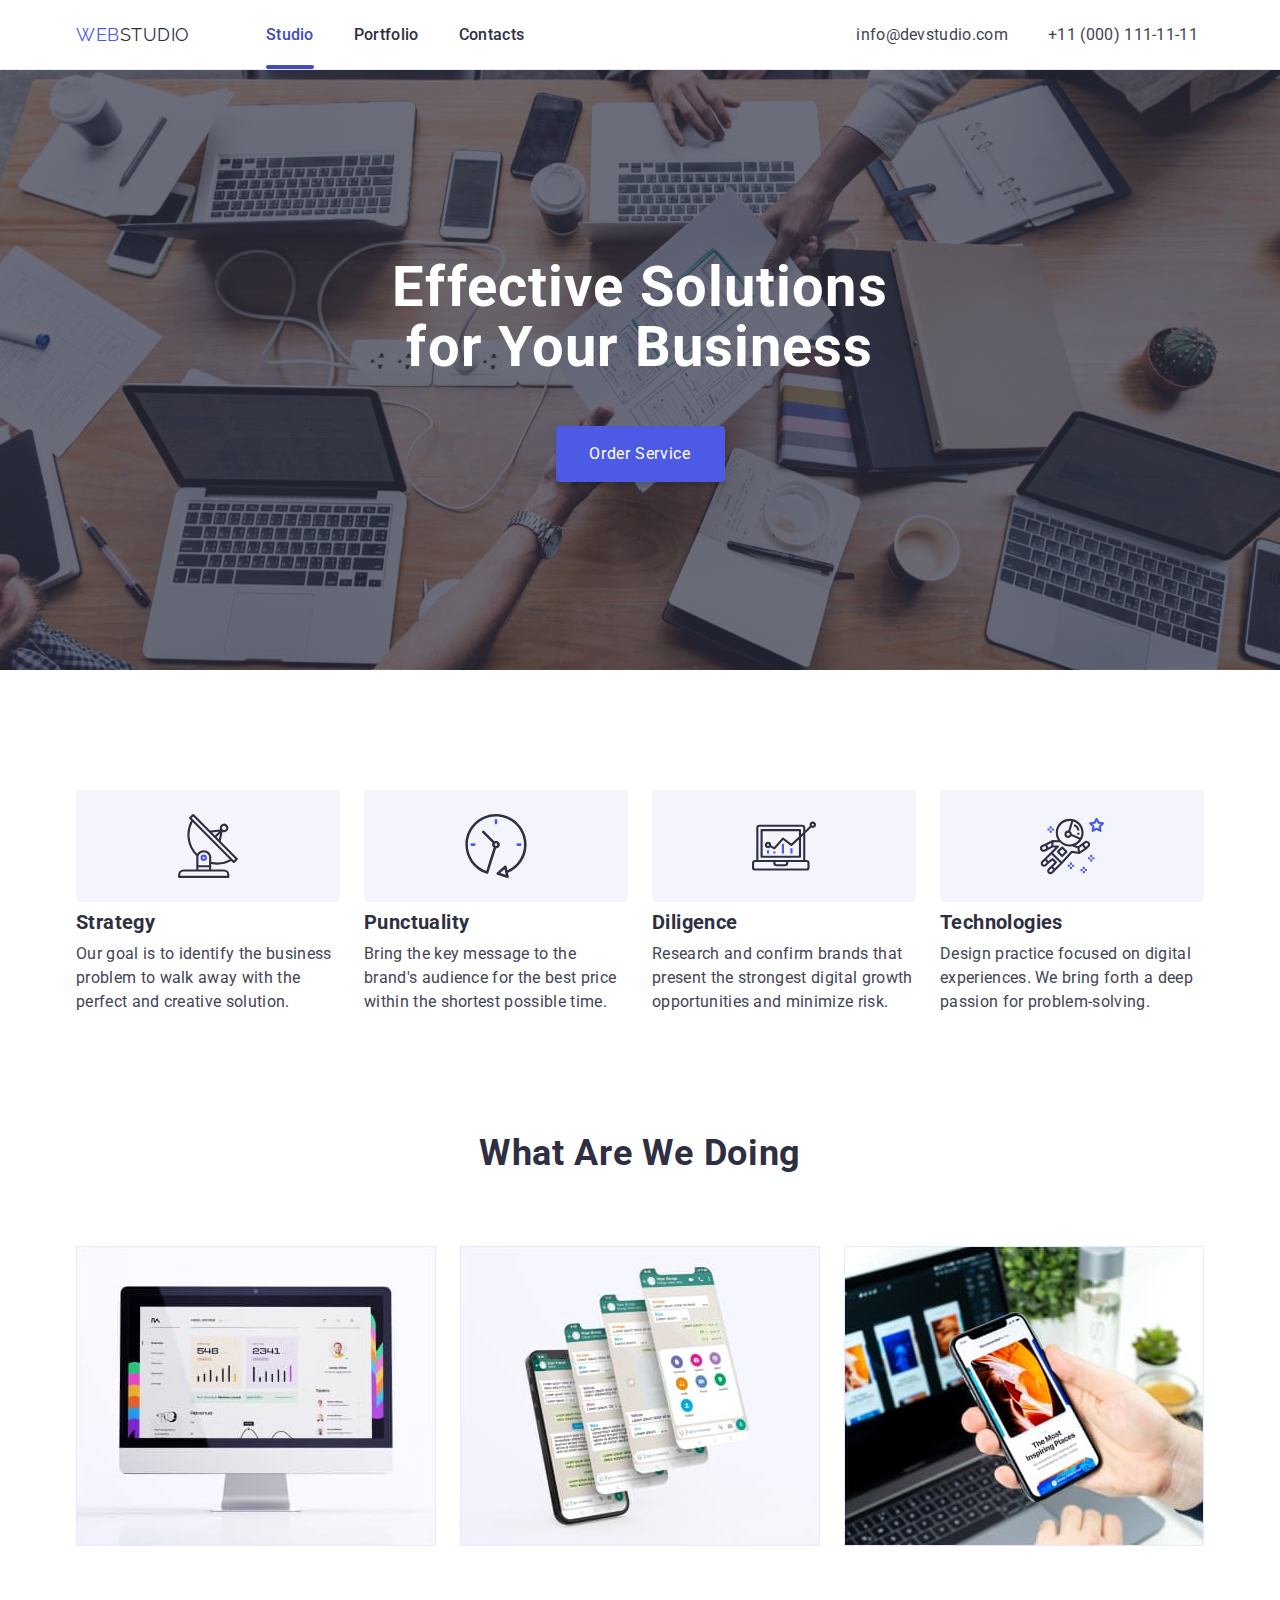
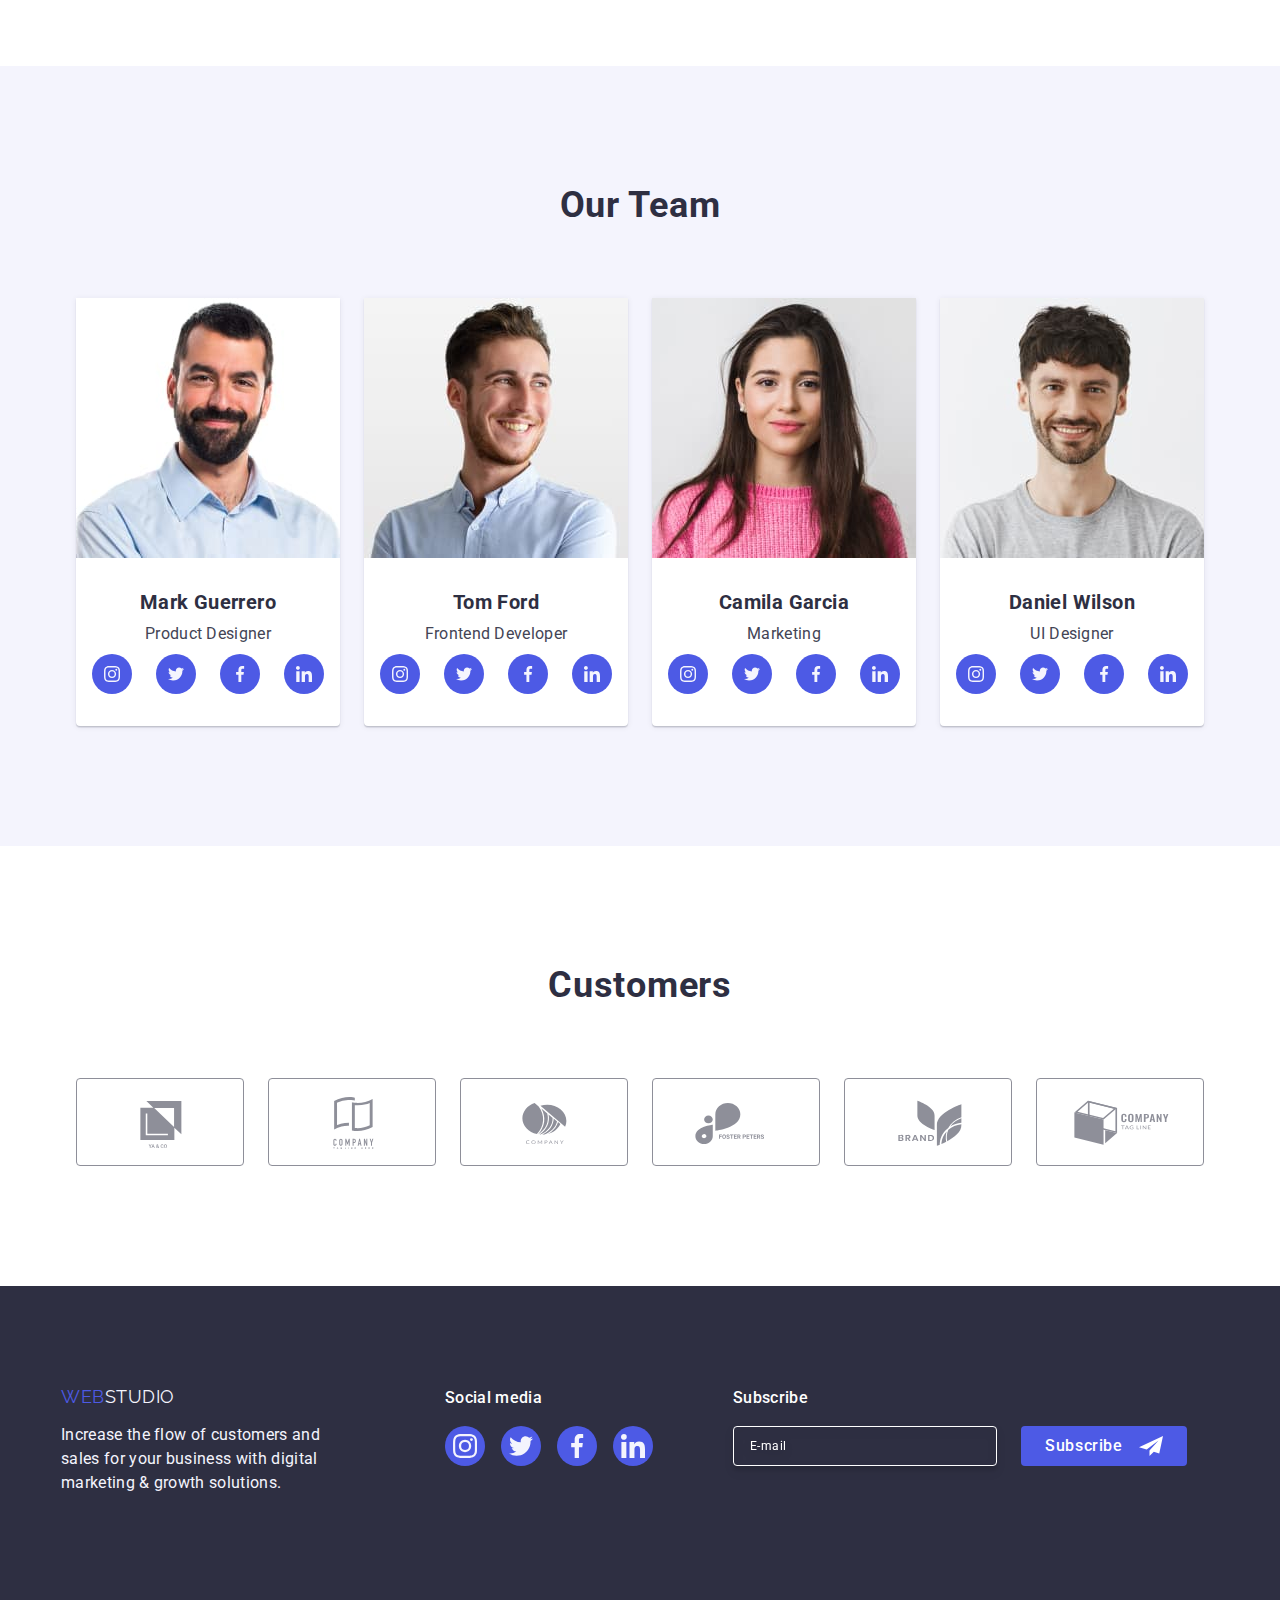
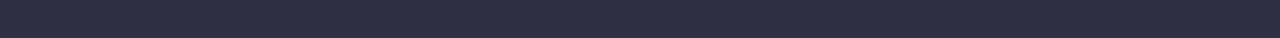
<file: index.html>
<!DOCTYPE html>
<html lang="en">
  <head>
    <meta charset="UTF-8" />
    <meta http-equiv="X-UA-Compatible" content="IE=edge" />
    <meta name="viewport" content="width=device-width, initial-scale=1.0" />
    <title>Web-studio</title>
    <link rel="preconnect" href="https://fonts.googleapis.com" />
    <link rel="preconnect" href="https://fonts.gstatic.com" crossorigin />
    <link
      href="https://fonts.googleapis.com/css2?family=Raleway:wght@800&family=Roboto:wght@400;500;700;900&display=swap"
      rel="stylesheet"
    />
    <link
      rel="stylesheet"
      href="https://cdnjs.cloudflare.com/ajax/libs/modern-normalize/2.0.0/modern-normalize.min.css"
    />
    <link rel="stylesheet" href="./css/styles.css" />
    <link rel="stylesheet" href="./js/modal.js" />
  </head>

  <body>
    <!-- header -->
    <header class="page-header">
      <div class="container header-container">
        <nav class="menu">
          <a class="link logo" href="./index.html"
            >Web<span class="logo-part">Studio</span></a
          >
          <ul class="list navigation">
            <li>
              <a class="link menu-nav studio-line" href="./index.html"
                >Studio</a
              >
            </li>
            <li>
              <a class="link menu-nav" href="./portfolio.html">Portfolio</a>
            </li>
            <li><a class="link menu-nav" href="">Contacts</a></li>
          </ul>
        </nav>
        <address>
          <ul class="list contacts">
            <li>
              <a class="link contact-item" href="mailto:info@devstudio.com"
                >info@devstudio.com</a
              >
            </li>
            <li>
              <a class="link contact-item" href="tel:+110001111111">
                +11 (000) 111-11-11</a
              >
            </li>
          </ul>
        </address>
        <button type="button" class="humburger-button menu-toggle js-open-menu">
          <svg class="menu-humburger">
            <use href="./images/icons.svg#icon-menu-hamburger"></use>
          </svg>
        </button>
      </div>

      <div class="mob-menu js-menu-container">
        <button
          type="button"
          class="mob-close-button menu-toggle js-close-menu"
        >
          <svg class="closing-mob-modal" width="8" height="8">
            <use href="./images/icons.svg#icon-closeblack"></use>
          </svg>
        </button>
        <ul class="list mob-navigation">
          <li>
            <a class="link mob-nav" href="./index.html">Studio</a>
          </li>
          <li>
            <a class="link mob-nav" href="./portfolio.html">Portfolio</a>
          </li>
          <li><a class="link mob-nav" href="">Contacts</a></li>
        </ul>

        <div class="mobile">
          <ul class="list mob-contacts">
            <li>
              <a class="link mob-contact-tel" href="tel:+110001111111">
                +11 (000) 111-11-11</a
              >
            </li>
            <li>
              <a class="link mob-contact-email" href="mailto:info@devstudio.com"
                >info@devstudio.com</a
              >
            </li>
          </ul>

          <ul class="list mob-networks">
            <li class="mob-item">
              <a class="mob-link" href="">
                <svg
                  class="icon-mob"
                  width="24"
                  height="24"
                  aria-label="instagram"
                >
                  <use href="./images/icons.svg#icon-instagram"></use>
                </svg>
              </a>
            </li>
            <li class="mob-item">
              <a class="mob-link" href="">
                <svg
                  class="icon-mob"
                  width="24"
                  height="24"
                  aria-label="twitter"
                >
                  <use href="./images/icons.svg#icon-twitter"></use>
                </svg>
              </a>
            </li>
            <li class="mob-item">
              <a class="mob-link" href="">
                <svg
                  class="icon-mob"
                  width="24"
                  height="24"
                  aria-label="facebook"
                >
                  <use href="./images/icons.svg#icon-facebook"></use>
                </svg>
              </a>
            </li>
            <li class="mob-item">
              <a class="mob-link" href="">
                <svg
                  class="icon-mob"
                  width="24"
                  height="24"
                  aria-label="linkedin"
                >
                  <use href="./images/icons.svg#icon-linkedin"></use>
                </svg>
              </a>
            </li>
          </ul>
        </div>
      </div>
    </header>

    <!-- main -->
    <main>
      <!-- section hero -->
      <section class="hero">
        <div class="container hero-container">
          <h1 class="hero-title">Effective Solutions for Your Business</h1>
          <button class="button" type="button" data-modal-open>
            Order Service
          </button>
        </div>
      </section>

      <!-- section 1 -->
      <section class="section">
        <div class="container">
          <h2 class="features-main-title" hidden>Features</h2>
          <ul class="list features-list">
            <li class="item">
              <div class="icon-features-list">
                <svg
                  class="icon-features"
                  width="64"
                  height="64"
                  aria-label="antenna"
                >
                  <use href="./images/icons.svg#icon-antenna"></use>
                </svg>
              </div>
              <h3 class="features-title">Strategy</h3>
              <p class="features-descr">
                Our goal is to identify the business problem to walk away with
                the perfect and creative solution.
              </p>
            </li>
            <li class="item">
              <div class="icon-features-list">
                <svg
                  class="icon-features"
                  width="64"
                  height="64"
                  aria-label="clock"
                >
                  <use href="./images/icons.svg#icon-clock"></use>
                </svg>
              </div>
              <h3 class="features-title">Punctuality</h3>
              <p class="features-descr">
                Bring the key message to the brand's audience for the best price
                within the shortest possible time.
              </p>
            </li>
            <li class="item">
              <div class="icon-features-list">
                <svg
                  class="icon-features"
                  width="64"
                  height="64"
                  aria-label="diagram"
                >
                  <use href="./images/icons.svg#icon-diagram"></use>
                </svg>
              </div>
              <h3 class="features-title">Diligence</h3>
              <p class="features-descr">
                Research and confirm brands that present the strongest digital
                growth opportunities and minimize risk.
              </p>
            </li>
            <li class="item">
              <div class="icon-features-list">
                <svg
                  class="icon-features"
                  width="64"
                  height="64"
                  aria-label="astronaut"
                >
                  <use href="./images/icons.svg#icon-astronaut"></use>
                </svg>
              </div>
              <h3 class="features-title">Technologies</h3>
              <p class="features-descr">
                Design practice focused on digital experiences. We bring forth a
                deep passion for problem-solving.
              </p>
            </li>
          </ul>
        </div>
      </section>

      <!-- section 2 -->
      <section class="wawd">
        <div class="container">
          <h2 class="wawd-title">What are we doing</h2>
          <ul class="list wawd-list">
            <li class="wawd-item">
              <img
                srcset="./images/wawd-1.jpg 1x, ./images/wawd-1-2x.jpg 2x"
                src="./images/wawd-1.jpg"
                alt="Desktop sites"
                width="360"
                height="300"
              />
            </li>
            <li class="wawd-item">
              <img
                srcset="./images/wawd-2.jpg 1x, ./images/wawd-2-2x.jpg 2x"
                src="./images/wawd-2.jpg"
                alt="Mobile applications"
                width="360"
                height="300"
              />
            </li>
            <li class="wawd-item">
              <img
                srcset="./images/wawd-3.jpg 1x, ./images/wawd-3-2x.jpg 2x"
                src="./images/wawd-3.jpg"
                alt="Mobile sites"
                width="360"
                height="300"
              />
            </li>
          </ul>
        </div>
      </section>

      <!-- section 3 -->
      <section class="our-team section">
        <div class="container">
          <h2 class="our-team-title">Our Team</h2>
          <ul class="list our-team-list">
            <li class="our-team-item">
              <img
                srcset="./images/ot-1.jpg 1x, ./images/ot-1-2x.jpg 2x"
                src="./images/ot-1.jpg"
                alt="Mark Guerrero"
                width="264"
                height="260"
              />
              <div class="our-team-card">
                <h3 class="our-team-name">Mark Guerrero</h3>
                <p class="our-team-work">Product Designer</p>
                <ul class="list our-team-networks">
                  <li class="our-team-networks-item">
                    <a class="our-team-networks-link" href="">
                      <svg
                        class="icon-our-team"
                        width="16"
                        height="16"
                        aria-label="instagram"
                      >
                        <use href="./images/icons.svg#icon-instagram"></use>
                      </svg>
                    </a>
                  </li>
                  <li class="our-team-networks-item">
                    <a class="our-team-networks-link" href="">
                      <svg
                        class="icon-our-team"
                        width="16"
                        height="16"
                        aria-label="twitter"
                      >
                        <use href="./images/icons.svg#icon-twitter"></use>
                      </svg>
                    </a>
                  </li>
                  <li class="our-team-networks-item">
                    <a class="our-team-networks-link" href="">
                      <svg
                        class="icon-our-team"
                        width="16"
                        height="16"
                        aria-label="facebook"
                      >
                        <use href="./images/icons.svg#icon-facebook"></use>
                      </svg>
                    </a>
                  </li>
                  <li class="our-team-networks-item">
                    <a class="our-team-networks-link" href="">
                      <svg
                        class="icon-our-team"
                        width="16"
                        height="16"
                        aria-label="linkedin"
                      >
                        <use href="./images/icons.svg#icon-linkedin"></use>
                      </svg>
                    </a>
                  </li>
                </ul>
              </div>
            </li>

            <li class="our-team-item">
              <img
                srcset="./images/ot-2.jpg 1x, ./images/ot-2-2x.jpg 2x"
                src="./images/ot-2.jpg"
                alt="Tom Ford"
                width="264"
                height="260"
              />
              <div class="our-team-card">
                <h3 class="our-team-name">Tom Ford</h3>
                <p class="our-team-work">Frontend Developer</p>
                <ul class="list our-team-networks">
                  <li class="our-team-networks-item">
                    <a class="our-team-networks-link" href="">
                      <svg
                        class="icon-our-team"
                        width="16"
                        height="16"
                        aria-label="instagram"
                      >
                        <use href="./images/icons.svg#icon-instagram"></use>
                      </svg>
                    </a>
                  </li>
                  <li class="our-team-networks-item">
                    <a class="our-team-networks-link" href="">
                      <svg
                        class="icon-our-team"
                        width="16"
                        height="16"
                        aria-label="twitter"
                      >
                        <use href="./images/icons.svg#icon-twitter"></use>
                      </svg>
                    </a>
                  </li>
                  <li class="our-team-networks-item">
                    <a class="our-team-networks-link" href="">
                      <svg
                        class="icon-our-team"
                        width="16"
                        height="16"
                        aria-label="facebook"
                      >
                        <use href="./images/icons.svg#icon-facebook"></use>
                      </svg>
                    </a>
                  </li>
                  <li class="our-team-networks-item">
                    <a class="our-team-networks-link" href="">
                      <svg
                        class="icon-our-team"
                        width="16"
                        height="16"
                        aria-label="linkedin"
                      >
                        <use href="./images/icons.svg#icon-linkedin"></use>
                      </svg>
                    </a>
                  </li>
                </ul>
              </div>
            </li>

            <li class="our-team-item">
              <img
                srcset="./images/ot-3.jpg 1x, ./images/ot-3-2x.jpg 2x"
                src="./images/ot-3.jpg"
                alt="Camila Garcia"
                width="264"
                height="260"
              />
              <div class="our-team-card">
                <h3 class="our-team-name">Camila Garcia</h3>
                <p class="our-team-work">Marketing</p>
                <ul class="list our-team-networks">
                  <li class="our-team-networks-item">
                    <a class="our-team-networks-link" href="">
                      <svg
                        class="icon-our-team"
                        width="16"
                        height="16"
                        aria-label="instagram"
                      >
                        <use href="./images/icons.svg#icon-instagram"></use>
                      </svg>
                    </a>
                  </li>
                  <li class="our-team-networks-item">
                    <a class="our-team-networks-link" href="">
                      <svg
                        class="icon-our-team"
                        width="16"
                        height="16"
                        aria-label="twitter"
                      >
                        <use href="./images/icons.svg#icon-twitter"></use>
                      </svg>
                    </a>
                  </li>
                  <li class="our-team-networks-item">
                    <a class="our-team-networks-link" href="">
                      <svg
                        class="icon-our-team"
                        width="16"
                        height="16"
                        aria-label="facebook"
                      >
                        <use href="./images/icons.svg#icon-facebook"></use>
                      </svg>
                    </a>
                  </li>
                  <li class="our-team-networks-item">
                    <a class="our-team-networks-link" href="">
                      <svg
                        class="icon-our-team"
                        width="16"
                        height="16"
                        aria-label="linkedin"
                      >
                        <use href="./images/icons.svg#icon-linkedin"></use>
                      </svg>
                    </a>
                  </li>
                </ul>
              </div>
            </li>

            <li class="our-team-item">
              <img
                srcset="./images/ot-4.jpg 1x, ./images/ot-4-2x.jpg 2x"
                src="./images/ot-4.jpg"
                alt="Daniel Wilson"
                width="264"
                height="260"
              />
              <div class="our-team-card">
                <h3 class="our-team-name">Daniel Wilson</h3>
                <p class="our-team-work">UI Designer</p>
                <ul class="list our-team-networks">
                  <li class="our-team-networks-item">
                    <a class="our-team-networks-link" href="">
                      <svg
                        class="icon-our-team"
                        width="16"
                        height="16"
                        aria-label="instagram"
                      >
                        <use href="./images/icons.svg#icon-instagram"></use>
                      </svg>
                    </a>
                  </li>
                  <li class="our-team-networks-item">
                    <a class="our-team-networks-link" href="">
                      <svg
                        class="icon-our-team"
                        width="16"
                        height="16"
                        aria-label="twitter"
                      >
                        <use href="./images/icons.svg#icon-twitter"></use>
                      </svg>
                    </a>
                  </li>
                  <li class="our-team-networks-item">
                    <a class="our-team-networks-link" href="">
                      <svg
                        class="icon-our-team"
                        width="16"
                        height="16"
                        aria-label="facebook"
                      >
                        <use href="./images/icons.svg#icon-facebook"></use>
                      </svg>
                    </a>
                  </li>
                  <li class="our-team-networks-item">
                    <a class="our-team-networks-link" href="">
                      <svg
                        class="icon-our-team"
                        width="16"
                        height="16"
                        aria-label="linkedin"
                      >
                        <use href="./images/icons.svg#icon-linkedin"></use>
                      </svg>
                    </a>
                  </li>
                </ul>
              </div>
            </li>
          </ul>
        </div>
      </section>

      <!-- Section 4 -->
      <section class="section">
        <div class="container">
          <h2 class="customers-title">Customers</h2>
          <ul class="customers-list list">
            <li class="customers-item">
              <a class="customers-link" href="">
                <svg
                  class="customer-icon"
                  width="104"
                  height="56"
                  aria-label="Customers logo"
                >
                  <use href="./images/icons.svg#icon-logo-1"></use>
                </svg>
              </a>
            </li>
            <li class="customers-item">
              <a class="customers-link" href="">
                <svg
                  class="customer-icon"
                  width="104"
                  height="56"
                  aria-label="Customers logo"
                >
                  <use href="./images/icons.svg#icon-logo-2"></use>
                </svg>
              </a>
            </li>
            <li class="customers-item">
              <a class="customers-link" href="">
                <svg
                  class="customer-icon"
                  width="104"
                  height="56"
                  aria-label="Customers logo"
                >
                  <use href="./images/icons.svg#icon-logo-3"></use>
                </svg>
              </a>
            </li>
            <li class="customers-item">
              <a class="customers-link" href="">
                <svg
                  class="customer-icon"
                  width="104"
                  height="56"
                  aria-label="Customers logo"
                >
                  <use href="./images/icons.svg#icon-logo-4"></use>
                </svg>
              </a>
            </li>
            <li class="customers-item">
              <a class="customers-link" href="">
                <svg
                  class="customer-icon"
                  width="104"
                  height="56"
                  aria-label="Customers logo"
                >
                  <use href="./images/icons.svg#icon-logo-5"></use>
                </svg>
              </a>
            </li>
            <li class="customers-item">
              <a class="customers-link" href="">
                <svg
                  class="customer-icon"
                  width="104"
                  height="56"
                  aria-label="Customers logo"
                >
                  <use href="./images/icons.svg#icon-logo-6"></use>
                </svg>
              </a>
            </li>
          </ul>
        </div>
      </section>
    </main>

    <!-- footer -->
    <footer class="footer">
      <div class="footer-container">
        <div class="logo-container">
          <a class="link logo" href="./index.html"
            >Web<span class="logo-part-footer">Studio</span></a
          >
          <p class="footer-descr">
            Increase the flow of customers and sales for your business with
            digital marketing & growth solutions.
          </p>
        </div>
        <div>
          <p class="social">Social media</p>
          <ul class="list footer-networks">
            <li class="footer-item">
              <a class="footer-link" href="">
                <svg
                  class="icon-footer"
                  width="24"
                  height="24"
                  aria-label="instagram"
                >
                  <use href="./images/icons.svg#icon-instagram"></use>
                </svg>
              </a>
            </li>
            <li class="footer-item">
              <a class="footer-link" href="">
                <svg
                  class="icon-footer"
                  width="24"
                  height="24"
                  aria-label="twitter"
                >
                  <use href="./images/icons.svg#icon-twitter"></use>
                </svg>
              </a>
            </li>
            <li class="footer-item">
              <a class="footer-link" href="">
                <svg
                  class="icon-footer"
                  width="24"
                  height="24"
                  aria-label="facebook"
                >
                  <use href="./images/icons.svg#icon-facebook"></use>
                </svg>
              </a>
            </li>
            <li class="footer-item">
              <a class="footer-link" href="">
                <svg
                  class="icon-footer"
                  width="24"
                  height="24"
                  aria-label="linkedin"
                >
                  <use href="./images/icons.svg#icon-linkedin"></use>
                </svg>
              </a>
            </li>
          </ul>
        </div>

        <div class="modal-field">
          <p class="footer-text">Subscribe</p>
          <form class="footer-form">
            <label class="footer-label" for="footer-email">
              <input
                type="email"
                name="footer-email"
                class="footer-input"
                id="footer-email"
                placeholder="E-mail"
              />
            </label>
            <button type="submit" class="footer-btn">
              Subscribe
              <svg class="submit-icon" width="24" height="24">
                <use href="./images/icons.svg#icon-frame"></use>
              </svg>
            </button>
          </form>
        </div>
      </div>
    </footer>

    <!-- Modal -->
    <div class="backdrop is-hidden" data-modal>
      <div class="modal">
        <button type="button" class="close-button" data-modal-close>
          <svg class="closing-modal" width="8" height="8">
            <use href="./images/icons.svg#icon-closeblack"></use>
          </svg>
        </button>
        <p class="modal-title">Leave your contacts and we will call you back</p>
        <form class="modal-form">
          <div class="modal-field">
            <label for="user-name" class="modal-label">Name</label>
            <div class="input-wrap">
              <input
                type="text"
                name="user-name"
                class="modal-input"
                id="user-name"
              />
              <svg class="input-icon" width="18" height="24">
                <use href="./images/icons.svg#icon-person"></use>
              </svg>
            </div>
          </div>
          <div class="modal-field">
            <label for="modal-tel" class="modal-label">Phone</label>
            <div class="input-wrap">
              <input
                type="tel"
                name="modal-tel"
                class="modal-input"
                id="modal-tel"
              />
              <svg class="input-icon" width="18" height="24">
                <use href="./images/icons.svg#icon-phone"></use>
              </svg>
            </div>
          </div>
          <div class="modal-field">
            <label for="modal-email" class="modal-label">Email</label>
            <div class="input-wrap">
              <input
                type="email"
                name="modal-email"
                class="modal-input"
                id="modal-email"
              />
              <svg class="input-icon" width="18" height="24">
                <use href="./images/icons.svg#icon-email"></use>
              </svg>
            </div>
          </div>
          <div class="modal-textarea">
            <label for="user-comment" class="modal-label">Comment</label>
            <textarea
              name="user-comment"
              id="user-comment"
              placeholder="Text input"
              class="modal-text"
            ></textarea>
          </div>
          <div class="modal-policy">
            <input
              type="checkbox"
              name="user-privacy"
              id="user-privacy"
              class="modal-check visually-hidden"
              value="true"
            />
            <label for="user-privacy" class="check-text"
              ><span class="check-span">
                <svg class="check-icon" width="10" height="8">
                  <use href="./images/icons.svg#icon-vector"></use></svg></span
              >I accept the terms and conditions of the&nbsp;
              <a class="check-link" href="">Privacy Policy</a></label
            >
          </div>
          <button class="modal-btn" type="submit">Send</button>
        </form>
      </div>
    </div>
    <script src="./js/modal.js"></script>
    <script src="./js/menu.js"></script>
  </body>
</html>
</file>
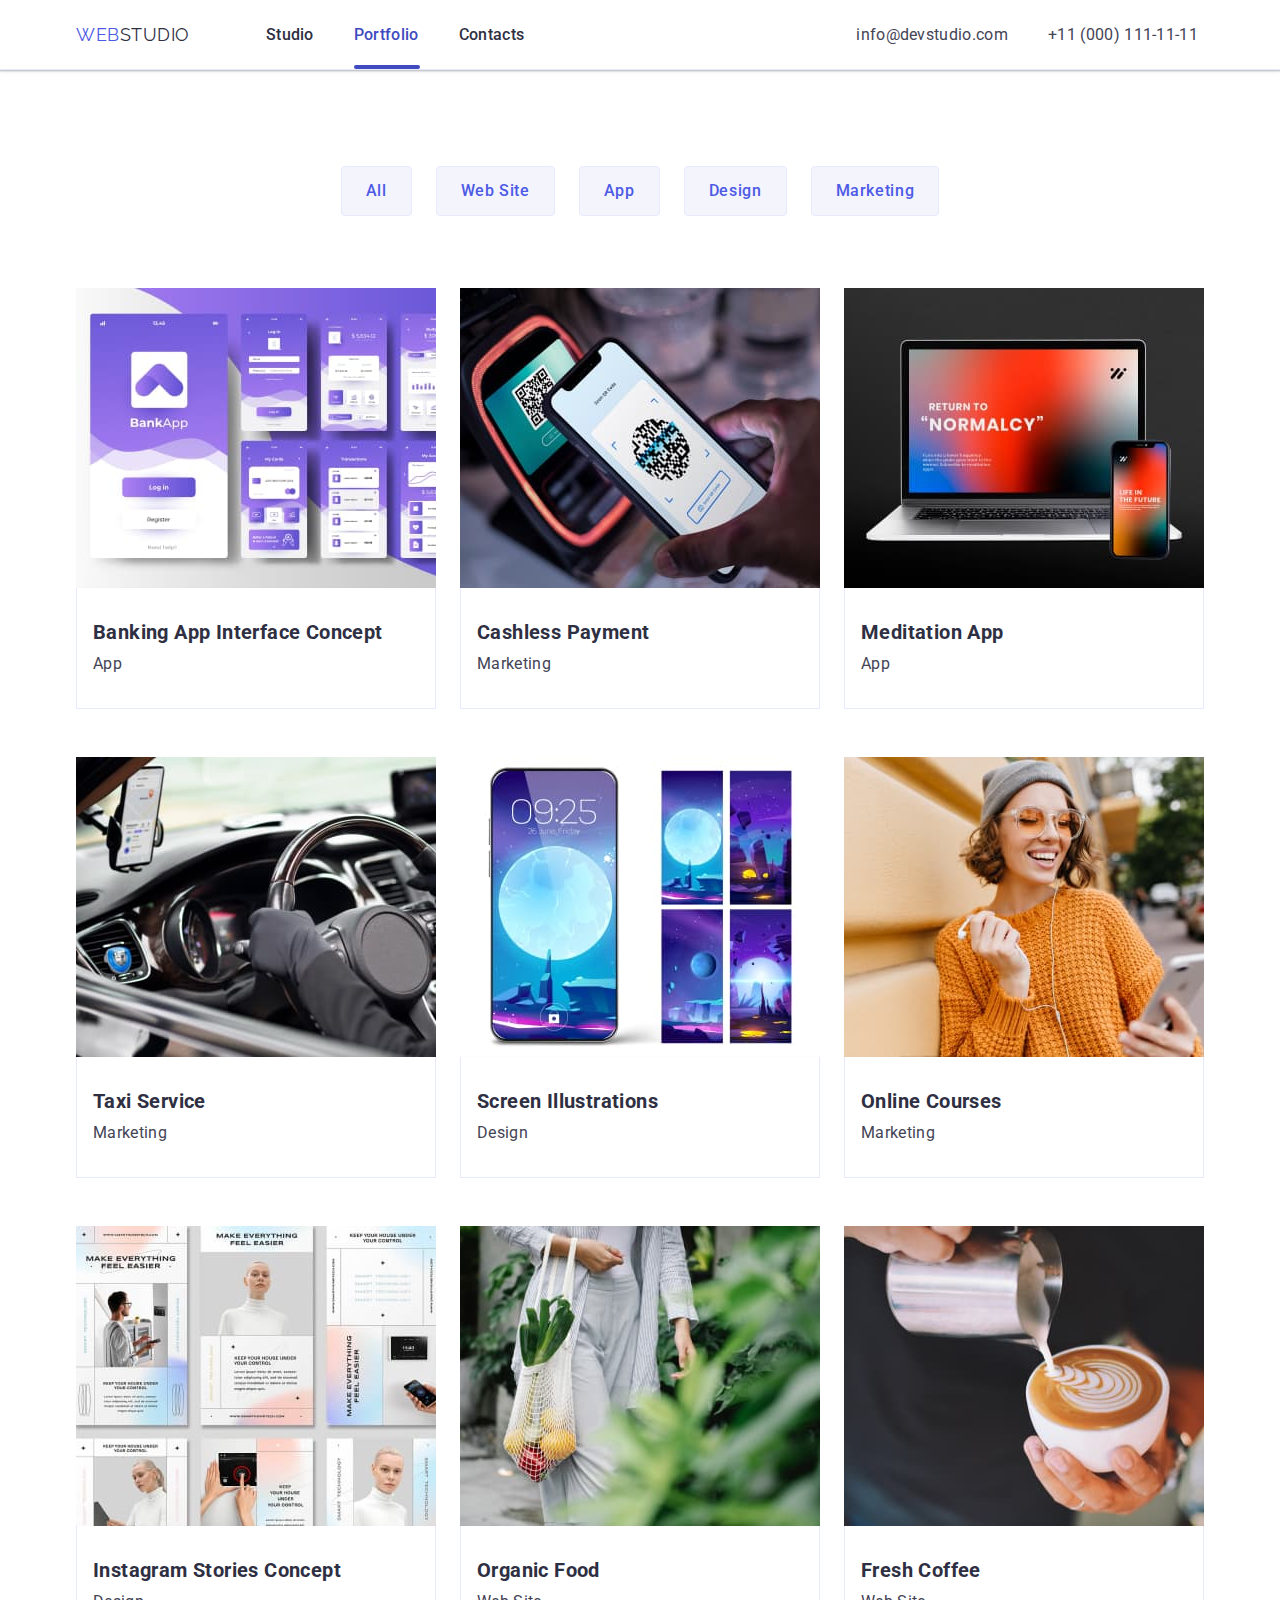
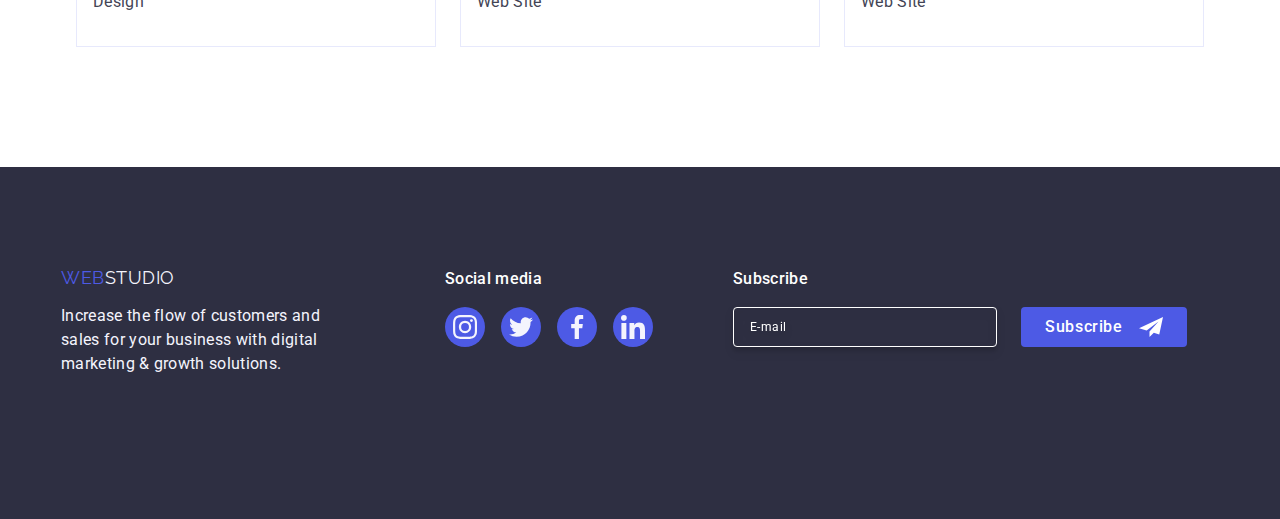
<file: portfolio.html>
<!DOCTYPE html>
<html lang="en">
  <head>
    <meta charset="UTF-8" />
    <meta http-equiv="X-UA-Compatible" content="IE=edge" />
    <meta name="viewport" content="width=device-width, initial-scale=1.0" />
    <title>Portfolio</title>
    <link rel="preconnect" href="https://fonts.googleapis.com" />
    <link rel="preconnect" href="https://fonts.gstatic.com" crossorigin />
    <link
      href="https://fonts.googleapis.com/css2?family=Raleway:wght@800&family=Roboto:wght@400;500;700;900&display=swap"
      rel="stylesheet"
    />
    <link
      rel="stylesheet"
      href="https://cdnjs.cloudflare.com/ajax/libs/modern-normalize/2.0.0/modern-normalize.min.css"
    />
    <link rel="stylesheet" href="./css/styles.css" />
  </head>

  <body>
    <!-- header -->
    <header class="page-header">
      <div class="container header-container">
        <nav class="menu">
          <a class="link logo" href="./index.html"
            >Web<span class="logo-part">Studio</span></a
          >
          <ul class="list navigation">
            <li><a class="link menu-nav" href="./index.html">Studio</a></li>
            <li>
              <a class="link menu-nav portfolio-line" href="./portfolio.html"
                >Portfolio</a
              >
            </li>
            <li><a class="link menu-nav" href="">Contacts</a></li>
          </ul>
        </nav>
        <address>
          <ul class="list contacts">
            <li>
              <a class="link contact-item" href="mailto:info@devstudio.com"
                >info@devstudio.com</a
              >
            </li>
            <li>
              <a class="link contact-item" href="tel:+110001111111">
                +11 (000) 111-11-11</a
              >
            </li>
          </ul>
        </address>
      </div>
    </header>

    <!-- main -->
    <main>
      <section class="examples">
        <div class="container examples-container">
          <h1 hidden>Examples of work</h1>
          <ul class="list filter-list">
            <li class="filter">
              <button class="portfolio-filter" type="button">All</button>
            </li>
            <li class="filter">
              <button class="portfolio-filter" type="button">Web Site</button>
            </li>
            <li class="filter">
              <button class="portfolio-filter" type="button">App</button>
            </li>
            <li class="filter">
              <button class="portfolio-filter" type="button">Design</button>
            </li>
            <li class="filter">
              <button class="portfolio-filter" type="button">Marketing</button>
            </li>
          </ul>

          <ul class="list examples-list">
            <li class="examples-item">
              <a class="link" href="">
                <div class="cover-item">
                  <img
                    src="./images/portfolio/pex-1.jpg"
                    alt="mobile app"
                    width="360"
                    height="300"
                  />
                  <p class="examples-cover-text">
                    14 Stylish and User-Friendly App Design Concepts · Task
                    Manager App · Calorie Tracker App · Exotic Fruit Ecommerce
                    App · Cloud Storage App
                  </p>
                </div>
                <div class="card">
                  <h2 class="examles-title">Banking App Interface Concept</h2>
                  <p class="examples-descr">App</p>
                </div>
              </a>
            </li>

            <li class="examples-item">
              <a class="link" href="">
                <div class="cover-item">
                  <img
                    src="./images/portfolio/pex-2.jpg"
                    alt="phone with qr-code"
                    width="360"
                    height="300"
                  />
                  <p class="examples-cover-text">
                    14 Stylish and User-Friendly App Design Concepts · Task
                    Manager App · Calorie Tracker App · Exotic Fruit Ecommerce
                    App · Cloud Storage App
                  </p>
                </div>
                <div class="card">
                  <h2 class="examles-title">Cashless Payment</h2>
                  <p class="examples-descr">Marketing</p>
                </div>
              </a>
            </li>

            <li class="examples-item">
              <a class="link" href="">
                <div class="cover-item">
                  <img
                    src="./images/portfolio/pex-3.jpg"
                    alt="laptop and phone"
                    width="360"
                    height="300"
                  />
                  <p class="examples-cover-text">
                    14 Stylish and User-Friendly App Design Concepts · Task
                    Manager App · Calorie Tracker App · Exotic Fruit Ecommerce
                    App · Cloud Storage App
                  </p>
                </div>
                <div class="card">
                  <h2 class="examles-title">Meditation App</h2>
                  <p class="examples-descr">App</p>
                </div>
              </a>
            </li>

            <li class="examples-item">
              <a class="link" href="">
                <div class="cover-item">
                  <img
                    src="./images/portfolio/pex-4.jpg"
                    alt="car inside"
                    width="360"
                    height="300"
                  />
                  <p class="examples-cover-text">
                    14 Stylish and User-Friendly App Design Concepts · Task
                    Manager App · Calorie Tracker App · Exotic Fruit Ecommerce
                    App · Cloud Storage App
                  </p>
                </div>
                <div class="card">
                  <h2 class="examles-title">Taxi Service</h2>
                  <p class="examples-descr">Marketing</p>
                </div>
              </a>
            </li>

            <li class="examples-item">
              <a class="link" href="">
                <div class="cover-item">
                  <img
                    src="./images/portfolio/pex-5.jpg"
                    alt="phone screen"
                    width="360"
                    height="300"
                  />
                  <p class="examples-cover-text">
                    14 Stylish and User-Friendly App Design Concepts · Task
                    Manager App · Calorie Tracker App · Exotic Fruit Ecommerce
                    App · Cloud Storage App
                  </p>
                </div>
                <div class="card">
                  <h2 class="examles-title">Screen Illustrations</h2>
                  <p class="examples-descr">Design</p>
                </div>
              </a>
            </li>

            <li class="examples-item">
              <a class="link" href="">
                <div class="cover-item">
                  <img
                    src="./images/portfolio/pex-6.jpg"
                    alt="girl with phone"
                    width="360"
                    height="300"
                  />
                  <p class="examples-cover-text">
                    14 Stylish and User-Friendly App Design Concepts · Task
                    Manager App · Calorie Tracker App · Exotic Fruit Ecommerce
                    App · Cloud Storage App
                  </p>
                </div>
                <div class="card">
                  <h2 class="examles-title">Online Courses</h2>
                  <p class="examples-descr">Marketing</p>
                </div>
              </a>
            </li>

            <li class="examples-item">
              <a class="link" href="">
                <div class="cover-item">
                  <img
                    src="./images/portfolio/pex-7.jpg"
                    alt="instagram stories"
                    width="360"
                    height="300"
                  />
                  <p class="examples-cover-text">
                    14 Stylish and User-Friendly App Design Concepts · Task
                    Manager App · Calorie Tracker App · Exotic Fruit Ecommerce
                    App · Cloud Storage App
                  </p>
                </div>
                <div class="card">
                  <h2 class="examles-title">Instagram Stories Concept</h2>
                  <p class="examples-descr">Design</p>
                </div>
              </a>
            </li>

            <li class="examples-item">
              <a class="link" href="">
                <div class="cover-item">
                  <img
                    src="./images/portfolio/pex-8.jpg"
                    alt="food"
                    width="360"
                    height="300"
                  />
                  <p class="examples-cover-text">
                    14 Stylish and User-Friendly App Design Concepts · Task
                    Manager App · Calorie Tracker App · Exotic Fruit Ecommerce
                    App · Cloud Storage App
                  </p>
                </div>
                <div class="card">
                  <h2 class="examles-title">Organic Food</h2>
                  <p class="examples-descr">Web Site</p>
                </div>
              </a>
            </li>

            <li class="examples-item">
              <a class="link" href="">
                <div class="cover-item">
                  <img
                    src="./images/portfolio/pex-9.jpg"
                    alt="cup of coffee"
                    width="360"
                    height="300"
                  />
                  <p class="examples-cover-text">
                    14 Stylish and User-Friendly App Design Concepts · Task
                    Manager App · Calorie Tracker App · Exotic Fruit Ecommerce
                    App · Cloud Storage App
                  </p>
                </div>
                <div class="card">
                  <h2 class="examles-title">Fresh Coffee</h2>
                  <p class="examples-descr">Web Site</p>
                </div>
              </a>
            </li>
          </ul>
        </div>
      </section>
    </main>

    <!-- footer -->
    <footer class="footer">
      <div class="footer-container">
        <div class="logo-container">
          <a class="link logo" href="./index.html"
            >Web<span class="logo-part-footer">Studio</span></a
          >
          <p class="footer-descr">
            Increase the flow of customers and sales for your business with
            digital marketing & growth solutions.
          </p>
        </div>
        <div>
          <p class="social">Social media</p>
          <ul class="list footer-networks">
            <li class="footer-item">
              <a class="footer-link" href="">
                <svg
                  class="icon-footer"
                  width="24"
                  height="24"
                  aria-label="instagram"
                >
                  <use href="./images/icons.svg#icon-instagram"></use>
                </svg>
              </a>
            </li>
            <li class="footer-item">
              <a class="footer-link" href="">
                <svg
                  class="icon-footer"
                  width="24"
                  height="24"
                  aria-label="twitter"
                >
                  <use href="./images/icons.svg#icon-twitter"></use>
                </svg>
              </a>
            </li>
            <li class="footer-item">
              <a class="footer-link" href="">
                <svg
                  class="icon-footer"
                  width="24"
                  height="24"
                  aria-label="facebook"
                >
                  <use href="./images/icons.svg#icon-facebook"></use>
                </svg>
              </a>
            </li>
            <li class="footer-item">
              <a class="footer-link" href="">
                <svg
                  class="icon-footer"
                  width="24"
                  height="24"
                  aria-label="linkedin"
                >
                  <use href="./images/icons.svg#icon-linkedin"></use>
                </svg>
              </a>
            </li>
          </ul>
        </div>

        <div class="modal-field">
          <p class="footer-text">Subscribe</p>
          <form class="footer-form">
            <label class="footer-label" for="footer-email">
              <input
                type="email"
                name="footer-email"
                class="footer-input"
                id="footer-email"
                placeholder="E-mail"
              />
            </label>
            <button type="submit" class="footer-btn">
              Subscribe
              <svg class="submit-icon" width="24" height="24">
                <use href="./images/icons.svg#icon-frame"></use>
              </svg>
            </button>
          </form>
        </div>
      </div>
    </footer>
  </body>
</html>
</file>
<file: css/styles.css>
:root {
    --accent-color-text: #4D5AE5;
    --second-accent-color-text: #404BBF;
    --main-color-text: #434455;
    --second-color-text: #2E2F42;
    --third-accent-color: #f4f4fd;
    --icon-color: #8e8f99;
    --transition: 250ms cubic-bezier(0.4, 0, 0.2, 1);
    
}

body {
    font-family: 'Roboto', sans-serif;
    font-size: 16px;
    color: var(--main-color-text);
    background-color: #FFFFFF;
}

h1,
h2,
h3,
h4,
p {
    margin-top: 0;
    margin-bottom: 0;
}

ul,
ol {
    margin-top: 0;
    margin-bottom: 0;
    padding-left: 0;

}

img {
    display: block;
    max-width: 100%;
    height: auto;
}

.list {
    list-style: none;
}

.link {
    text-decoration: none;
}

.visually-hidden {
    position: absolute;
    width: 1px;
    height: 1px;
    margin: -1px;
    border: 0;
    padding: 0;

    white-space: nowrap;
    clip-path: inset(100%);
    clip: rect(0 0 0 0);
    overflow: hidden;
}

.container {
    max-width: 320px;
    padding-left: 16px;
    padding-right: 16px;
    margin-left: auto;
    margin-right: auto;
}

.section {
    padding: 120px 0;
}


/* ====================================== HEADER =========================================== */
.page-header {
    border-bottom: 1px solid #E7E9FC;
    box-shadow: 0px 2px 1px rgba(46, 47, 66, 0.08), 0px 1px 1px rgba(46, 47, 66, 0.16), 0px 1px 6px rgba(46, 47, 66, 0.08);
}

.header-container {
    display: flex;
    align-items: center;

}

.menu {
    display: flex;
    align-items: center;
}


.logo {
    padding: 24px 0;
    margin-right: 141px;
    font-family: 'Raleway', sans-serif;
    color: var(--accent-color-text);
    font-size: 18px;
    line-height: 1.17;
    letter-spacing: 0.03em;
    text-transform: uppercase;
}

.logo-part {
    color: var(--second-color-text);
}

.navigation {
    display: none;
}

/* ====================MENU=============== */

.humburger-button {
    border: none;
    background-color: transparent;
}

.menu-humburger {
    stroke: var(--second-color-text);
    width: 32px;
    height: 32px;
}

.menu-nav {
    padding: 24px 0;
    font-weight: 500;
    line-height: 1.5;
    letter-spacing: 0.02em;
    color: var(--second-color-text);
    transition: color var(--transition);
}

.menu-nav:hover,
.menu-nav:focus {
    color: var(--second-accent-color-text);
}

.studio-line {
    position: relative;
    color: var(--second-accent-color-text);
}

.studio-line::after {
    content: '';
    position: absolute;
    width: 48px;
    height: 4px;
    left: 0px;
    top: 64px;
    background: var(--second-accent-color-text);
    border-radius: 2px;
    bottom: -1px;
}

.portfolio-line {
    position: relative;
    color: var(--second-accent-color-text);
}

.portfolio-line::after {
    content: '';
    position: absolute;
    width: 66px;
    height: 4px;
    left: 0px;
    top: 64px;
    background: var(--second-accent-color-text);
    border-radius: 2px;
    bottom: -1px;
}

.contacts {
    display: none;
}

.contact-item {
    line-height: 1.5;
    letter-spacing: 0.02em;
    color: inherit;
    transition: color var(--transition);
}

.contact-item:hover,
.contact-item:focus {
    color: var(--second-accent-color-text);
}

.mob-close-button {
    position: absolute;
    width: 24px;
    height: 24px;
    top: 24px;
    right: 24px;
    display: flex;
    align-items: center;
    justify-content: center;
    background-color: rgba(231, 233, 252, 0.1);
    border: 1px solid rgb(46, 47, 66, 0.1);
    border-radius: 50%;
    padding: 0;
    cursor: pointer;
    transition: background-color 250ms cubic-bezier(0.4, 0, 0.2, 1), border 250ms cubic-bezier(0.4, 0, 0.2, 1);
}

.mob-close-button:hover,
.mob-close-button:focus {
    background-color: var(--second-accent-color-text);
    border: none;
}

.closing-mob-modal {
    transition: fill 250ms cubic-bezier(0.4, 0, 0.2, 1);
}

.mob-close-button:hover,
.mob-close-button:focus .closing-mob-modal {
    fill: #ffffff;
}

.mob-menu {
    position: fixed;
    top: 0;
    z-index: 2;
    width: 100%;
    height: 100%;
    background-color: #FFF;
    padding-left: 40px;
    padding-top: 80px;
    padding-bottom: 40px;
    padding-right: 35px;
    display: flex;
    flex-direction: column;
    justify-content: space-between;
    overflow: auto;
    transform: translateX(100%);
    transition: transform 250ms ease-in-out;
}

.mob-menu.is-open {
    transform: translateX(0);
}


.mob-nav {
    display: block;
    font-size: 36px;
    font-family: Roboto;
    font-weight: 700;
    line-height: 1.11;
    letter-spacing: 0.72px;
    text-transform: capitalize;
    color: var(--second-color-text);
    margin-bottom: 40px;
    transition: color var(--transition);
}

.mob-nav:hover, .mob-nav:focus {
    color: var(--second-accent-color-text);
}


.mobile {
    display: flex;
    flex-direction: column;
    justify-content: space-between;
    gap: 48px;
}

.mob-contacts {
    display: flex;
    flex-direction: column;
    gap: 40px;
}

.mob-contact-tel { 
    display: inline-block;
    font-size: 36px;
    font-weight: 700;
    line-height: 1.11;
    letter-spacing: 0.72px;
    text-transform: capitalize;
    color: var(--main-color-text);
    transition: color var(--transition);
}

.mob-contact-email {
    display: inline-block;
    font-size: 20px;
    font-weight: 500;
    line-height: 1.2;
    letter-spacing: 0.4px;
    color: var(--main-color-text);
    transition: color var(--transition);
}

.mob-contact-tel:hover,
.mob-contact-tel:focus {
    color: var(--accent-color-text);
}

.mob-contact-email:hover, .mob-contact-email:focus {
    color: var(--accent-color-text);
}

.mob-networks {
    display: flex;
    gap: 56px;
}


.mob-link {
    display: flex;
    justify-content: center;
    align-items: center;
    width: 40px;
    height: 40px;
    background: var(--accent-color-text);
    border-radius: 50%;
    transition: background-color 250ms cubic-bezier(0.4, 0, 0.2, 1);
}

.icon-mob {
    fill: var(--third-accent-color);
}

/* ===================================== MAIN ===================================*/

.hero {
    background-color: var(--second-color-text);
    background-image: linear-gradient(rgba(46, 47, 66, 0.7), rgba(46, 47, 66, 0.7)), url('../images/office-mobile.jpg');
    text-align: center;
    padding: 112px 0;
    background-repeat: no-repeat;
    background-position: center;
    background-size: cover;
}

@media (min-device-pixel-ratio: 2),
(min-resolution: 192dpi), 
(min-resolution: 2dppx) {
    .hero {
        background-image: linear-gradient(rgba(46, 47, 66, 0.7), rgba(46, 47, 66, 0.7)), url('../images/office-mobile-2x.jpg');
    }
}


.hero-title {
    max-width: 320px;
    margin-right: auto;
    margin-left: auto;
    margin-bottom: 72px;
    font-size: 36px;
    line-height: 1.11;
    text-align: center;
    letter-spacing: 0.72px;
    color: #FFFFFF;
}

.button {
    display: block;
    margin-right: auto;
    margin-left: auto;
    min-width: 169px;
    padding: 16px 32px;
    border: none;
    box-shadow: 0px 4px 4px rgba(0, 0, 0, 0.15);
    border-radius: 4px;
    font-family: 'Roboto', sans-serif;
    font-size: inherit;
    line-height: 1.5;
    letter-spacing: 0.04em;
    color: #FFFFFF;
    background-color: var(--accent-color-text);
    cursor: pointer;
    transition: background-color var(--transition);
}

.button:hover,
.button:focus {
    background-color: var(--second-accent-color-text);
}

/* Section 1 */

.features-list {
    display: flex;
    gap: 72px;
    flex-wrap: wrap;
}

.icon-features-list {
    display: flex;
    justify-content: center;
    align-items: center;
    width: 264px;
    height: 112px;
    margin-bottom: 8px;
    background: var(--third-accent-color);
    border-radius: 4px;
    display: none;
}


.features-list > .item {
    width: 100%;
}
.features-title {
    margin-bottom: 8px;
    font-size: 36px;
    line-height: 1.2;
    letter-spacing: 0.02em;
    color: var(--second-color-text);
    text-align: center;
}

.features-descr {
    line-height: 1.5;
    letter-spacing: 0.02em;
    color: var(--main-color-text);
}

/* Section 2 */

.wawd {
    padding-bottom: 120px;
    display: none;
}

.wawd-list {
    display: flex;
    gap: 24px;
}

.wawd-item {
    width: calc((100% - 48px) / 3);
}

.wawd-title {
    margin-bottom: 72px;
    color: var(--second-color-text);
    font-size: 36px;
    line-height: 1.11;
    text-align: center;
    letter-spacing: 0.02em;
    text-transform: capitalize;
}

/* Section 3 */

.our-team-list {
    display: flex;
    gap: 72px;
    flex-wrap: wrap;
    justify-content: center;
}

.our-team {
    background: var(--third-accent-color);
}

.our-team-title {
    margin-bottom: 72px;
    font-size: 36px;
    line-height: 1.11;
    text-align: center;
    letter-spacing: 0.02em;
    text-transform: capitalize;
    color: var(--second-color-text);
}

.our-team-item {
    width: 264px;
    background-color: #FFFFFF;
    box-shadow: 0px 1px 6px rgba(46, 47, 66, 0.08), 0px 1px 1px rgba(46, 47, 66, 0.16), 0px 2px 1px rgba(46, 47, 66, 0.08);
    border-radius: 0px 0px 4px 4px;
}

.our-team-name {
    margin-bottom: 8px;
    font-size: 20px;
    line-height: 1.2;
    text-align: center;
    letter-spacing: 0.02em;
    color: var(--second-color-text);
}

.our-team-work {
    margin-bottom: 8px;
    line-height: 1.5;
    text-align: center;
    letter-spacing: 0.02em;
    color: var(--main-color-text);
}

.our-team-card {
    padding: 32px 0;
}

.our-team-networks {
    display: flex;
    justify-content: center;
    gap: 24px;
}

.our-team-networks-link {
    display: flex;
    justify-content: center;
    align-items: center;
    width: 40px;
    height: 40px;
    background: var(--accent-color-text);
    border-radius: 50%;
    transition: background-color var(--transition);
}

.our-team-networks-link:hover, .our-team-networks-link:focus {
    background-color: var(--second-accent-color-text);
}

.icon-our-team {
    fill: var(--third-accent-color);
}

/* Section 4 */

.customers-title {
    margin-bottom: 72px;
    font-weight: 700;
    font-size: 36px;
    line-height: 1.11;
    text-align: center;
    letter-spacing: 0.02em;
    text-transform: capitalize;
    color: var(--second-color-text);
}

.customers-list {
    display: flex;
    flex-wrap: wrap;
    column-gap: 16px;
    row-gap: 72px;
    justify-content: center;
}

.customers-link {
    display: flex;
    justify-content: center;
    align-items: center;
    width: 190px;
    height: 88px;
    border: 1px solid #8E8F99;
    border-radius: 4px;
    color: var(--icon-color);
    transition: border-color 250ms cubic-bezier(0.4, 0, 0.2, 1), color 250ms cubic-bezier(0.4, 0, 0.2, 1);
}

.customers-link:hover, .customers-link:focus {
    border-color: var(--second-accent-color-text);
    color: var(--second-accent-color-text);
}

.customer-icon {
    fill: currentColor;
}




/* Portfolio-main */

.examples {
    padding-top: 96px;
    padding-bottom: 120px;
}

.filter-list {
    display: flex;
    margin-bottom: 72px;
    justify-content: center;
    align-items: center;
    gap: 24px;
}

.portfolio-filter {
    padding: 12px 24px;
    border: 1px solid #E7E9FC;
    border-radius: 4px;
    background: var(--third-accent-color);
    font-family: 'Roboto', sans-serif;
    text-align: center;
    font-weight: 500;
    font-size: 16px;
    line-height: 1.5;
    letter-spacing: 0.04em;
    color: var(--accent-color-text);
    cursor: pointer;
    transition: color 250ms cubic-bezier(0.4, 0, 0.2, 1),
        background-color 250ms cubic-bezier(0.4, 0, 0.2, 1),
        border-color 250ms cubic-bezier(0.4, 0, 0.2, 1),
        box-shadow 250ms cubic-bezier(0.4, 0, 0.2, 1);
}

.portfolio-filter:hover,
.portfolio-filter:focus {
    background-color: var(--second-accent-color-text);
    box-shadow: 0px 3px 1px rgba(0, 0, 0, 0.1), 0px 2px 1px rgba(0, 0, 0, 0.08), 0px 2px 2px rgba(0, 0, 0, 0.12);
    color: #FFFFFF;
    border: 1px solid transparent;
}


.examples-list {
    padding: 0;
    margin: 0;
    display: flex;
    flex-wrap: wrap;

    column-gap: 24px;
    row-gap: 48px;
}

.examples-item {
    flex-basis: calc((100% - 48px) / 3);
}

.examples-item > a {
    display: block;
    transition: box-shadow 250ms cubic-bezier(0.4, 0, 0.2, 1);
}

.examples-item > a:hover, .examples-item > a:focus {
    box-shadow: 0px 1px 6px rgba(46, 47, 66, 0.08), 0px 1px 1px rgba(46, 47, 66, 0.16), 0px 2px 1px rgba(46, 47, 66, 0.08);
}


.card {
    padding: 32px 16px;
    border-bottom: 1px solid #E7E9FC;
    border-right: 1px solid #E7E9FC;
    border-left: 1px solid #E7E9FC;
}


.examles-title {
    margin-bottom: 8px;
    font-size: 20px;
    line-height: 1.2;
    letter-spacing: 0.02em;
    color: var(--second-color-text);
}

.examples-descr {
    font-size: 16px;
    line-height: 1.5;
    letter-spacing: 0.02em;
    color: var(--main-color-text)
}

.cover-item {
    position: relative;
    overflow: hidden;    
}

.cover-item:hover .examples-cover-text {
    transform: translateY(0%);
}

.examples-item > a:focus .examples-cover-text {
    transform: translateY(0%);
}

.examples-cover-text {
    position: absolute;
    width: 100%;
    height: 100%;
    top: 0;
    padding: 40px 32px;
    background-color: var(--accent-color-text);
    font-weight: 400;
    font-size: 16px;
    line-height: 24px;
    letter-spacing: 0.02em;
    color: var(--third-accent-color);
    transform: translateY(100%);
    transition: transform 250ms cubic-bezier(0.4, 0, 0.2, 1);
}


/* =================================== FOOTER =========================================*/

.footer-container {
    display: flex;
    flex-wrap: wrap;
    align-items: baseline;
    justify-content: center;
    margin-left: auto;
    margin-right: auto;
    
}

.logo-container {
    margin-bottom: 72px;
}

.footer {
    background-color: var(--second-color-text);
    padding-top: 100px;
    padding-bottom: 100px;
}

.footer .logo {
    display: block;
    text-align: center;
    margin-bottom: 16px;
    margin-right: 0;
    padding: 0;
}

.logo-part-footer {
    color: var(--third-accent-color);
}

.footer-descr {
    max-width: 264px;
    line-height: 1.5;
    letter-spacing: 0.02em;
    color: var(--third-accent-color);
}

.social {
    margin-bottom: 16px;
    font-weight: 500;
    font-size: 16px;
    line-height: 1.5;
    letter-spacing: 0.02em;
    color: #FFFFFF;
    text-align: center;
}

.footer-networks {
    display: flex;
    gap: 16px;
    margin-bottom: 72px;
}

.footer-link {
    display: flex;
    justify-content: center;
    align-items: center;
    width: 40px;
    height: 40px;
    background: var(--accent-color-text);
    border-radius: 50%;
    transition: background-color 250ms cubic-bezier(0.4, 0, 0.2, 1);
}

.footer-link:hover, .footer-link:focus {
    background-color: #31d0aa;
}

.icon-footer {
    fill: var(--third-accent-color);
}

.footer-form {
    display: flex;
    flex-wrap: wrap;
    justify-content: center;
    align-items: center;
    gap: 24px;
}

.footer-text {
    display: block;
    margin-bottom: 16px;
    color: #FFFFFF;
    font-weight: 500;
    line-height: 1.5;
    letter-spacing: 0.32px;
    text-align: center;
}

.footer-input {
    width: 290px;
    height: 40px;
    border-radius: 4px;
    border: 1px solid var(--white, #FFF);
    box-shadow: 0px 4px 4px 0px rgba(0, 0, 0, 0.15);
    background-color: transparent;
    padding-left: 16px;
    position: relative;
    opacity: 0.30000001192092896;

    font-size: 12px;
    line-height: 1.5;
    letter-spacing: 0.04em;
    filter: drop-shadow(0px 4px 4px rgba(0, 0, 0, 0.15));
    color: #ffffff;
    outline: transparent;
}

.footer-input::placeholder {
    font-size: 12px;
    font-family: Roboto;
    line-height: 2;
    letter-spacing: 0.48px;
    color: #ffffff;
    position: absolute;
    top: 50%;
    transform: translateY(-50%);
    opacity: 0.6000000238418579;
}

.footer-btn {
    min-width: 165px;
    height: 40px;
    padding: 8px 24px;
    background-color: var(--accent-color-text);
    border-radius: 4px;
    border: none;
    cursor: pointer;

    color: #FFFFFF;
    text-align: center;
    font-family: Roboto, sans-serif;
    font-weight: 500;
    line-height: 1.5;
    letter-spacing: 0.64px;

    display: inline-flex;
    justify-content: center;
    align-items: center;
    transition: background-color 250ms cubic-bezier(0.4, 0, 0.2, 1);
}

.footer-btn:hover, .footer-btn:focus {
    background-color: var(--second-accent-color-text);
}

.submit-icon {
    margin-left: 16px;
}

/*=========================================== MODAL ================================================*/

.backdrop {
    position: fixed;
    top: 0;
    width: 100%;
    height: 100%;
    background-color: rgba(46, 47, 66, 0.4);
    transition: visibility var(--transition), opacity var(--transition);
}

.is-hidden {
    visibility: hidden;
    opacity: 0;
    pointer-events: none;
}


.modal {
    position: absolute;
    top: 50%;
    left: 50%;
    transform: translate(-50%, -50%) scale(1);
    transition: transform var(--transition);
    width: calc(100% - 36px);
    max-width: 408px;
    min-height: 584px;
    background-color: #FCFCFC;
    box-shadow: 0px 1px 1px rgba(0, 0, 0, 0.14), 0px 1px 3px rgba(0, 0, 0, 0.12), 0px 2px 1px rgba(0, 0, 0, 0.2);
    border-radius: 4px;
    padding: 72px 24px 24px 24px;
}

.backdrop.is-hidden .modal {
    transform: translate(-50%, -50%) scale(0);
}

.close-button {
    position: absolute;
    width: 24px;
    height: 24px;
    top: 24px;
    right: 24px;
    display: flex;
    align-items: center;
    justify-content: center;
    background-color: #E7E9FC;
    border: 1px solid rgba(0, 0, 0, 0.1);
    border-radius: 50%;
    padding: 0;
    margin-left: 360px;
    cursor: pointer;
    transition: background-color 250ms cubic-bezier(0.4, 0, 0.2, 1), border 250ms cubic-bezier(0.4, 0, 0.2, 1);
}

.close-button:hover, .close-button:focus {
    background-color: var(--second-accent-color-text);
    border: none;
}

.closing-modal {
    transition: fill 250ms cubic-bezier(0.4, 0, 0.2, 1);
}

.close-button:hover, .close-button:focus .closing-modal {
    fill: #ffffff;
}


.modal-field {
    margin-bottom: 8px;
}

.modal-title {
    color: var(--second-color-text);
    text-align: center;
    font-weight: 500;
    line-height: 1.5;
    letter-spacing: 0.32px;
    margin-bottom: 16px;
}

.modal-label {
    display: block;
    margin-bottom: 4px;
    font-size: 12px;
    line-height: 1.17;
    letter-spacing: 0.48px;
    color: var(--icon-color);
}

.modal-input {
    width: 100%;
    height: 40px;
    border-radius: 4px;
    border: 1px solid rgba(46, 47, 66, 0.40);
    background-color: transparent;
    padding-left: 38px;
    outline: transparent;
    transition: border-color 250ms cubic-bezier(0.4, 0, 0.2, 1);
}

.modal-input:focus, .modal-text:focus {
    border-color: var(--accent-color-text);
}

.modal-input:focus + .input-icon {
    fill: var(--accent-color-text);
}

.input-wrap {
    position: relative;
}

.input-icon {
    position: absolute;
    left: 16px;
    top: 50%;
    transform: translateY(-50%);
    transition: fill 250ms cubic-bezier(0.4, 0, 0.2, 1);
}

.modal-textarea {
    margin-bottom: 16px;
}

.modal-text {
    width: 100%;
    height: 120px;
    border-radius: 4px;
    border: 1px solid rgba(46, 47, 66, 0.40);
    background-color: transparent;
    padding: 8px 16px;
    resize: none;
    outline: transparent;
    transition: border-color 250ms cubic-bezier(0.4, 0, 0.2, 1);

    font-size: 12px;
    line-height: 1.17;
    letter-spacing: 0.04em;
    color: rgba(46, 47, 66, 0.4);
    
}

.modal-text::placeholder {
    font-size: 12px;
    line-height: 1.16;
    letter-spacing: 0.48px;
    color: rgba(46, 47, 66, 0.40);
}

.modal-policy {
    margin-bottom: 24px;
    
}

.check-text {
    font-size: 12px;
    line-height: 1.17;
    letter-spacing: 0.48px;
    color: var(--icon-color);
}

.check-text a {
    color: var(--accent-color-text);
}


.check-text span {
    width: 16px;
    height: 16px;
    border-radius: 2px;
    border: 1px solid rgba(46, 47, 66, 0.40);
    margin-right: 8px;
    display: inline-flex;
    align-items: center;
    justify-content: center;
    fill: transparent;
    transition: background-color 250ms cubic-bezier(0.4, 0, 0.2, 1), border 250ms cubic-bezier(0.4, 0, 0.2, 1), fill 250ms cubic-bezier(0.4, 0, 0.2, 1);
}


.modal-check:checked + .check-text span {
    background-color: var(--second-accent-color-text);
    border: none;
    fill: #F4F4FD;
}

.modal-btn {
    padding: 16px 84px;
    font-size: 16px;
    font-family: Roboto, sans-serif;
    font-weight: 500;
    line-height: 1.5;
    letter-spacing: 0.64px;
    text-align: center;
    color: #FFFFFF;
    cursor: pointer;

    display: block;
    min-width: 169px;
    margin-left: auto;
    margin-right: auto;
    border-radius: 4px;
    border: none;
    background-color: var(--accent-color-text);
    box-shadow: 0px 4px 4px 0px rgba(0, 0, 0, 0.15);
    transition: background-color 250ms cubic-bezier(0.4, 0, 0.2, 1);
}

.modal-btn:hover, .modal-btn:focus {
    background-color: var(--second-accent-color-text);
}

/* ==================== MEDIA ================*/

@media screen and (min-width: 428px) {
    .container {
        max-width: 428px;
    }

    .footer-container {
        max-width: 428px;
    }

        .footer-input {
            width: 398px;
        }

        .logo {
            margin-right: 249px;
        }
}


@media screen and (min-width: 768px) {
    .container {
        max-width: 768px;
}

.humburger-button {
    display: none;
}

.logo {
    margin-right: 120px;
}

.navigation {
    display: flex;
    align-items: center;
    gap: 40px;
    margin-right: 122px;
}

.contacts {
    display: flex;
    flex-wrap: wrap;
    align-items: center;
    font-style: normal;
    gap: 12px;
    font-size: 12px;
    font-weight: 400;
    line-height: 1.16;
    letter-spacing: 0.48px;
}

.hero {
    background-image: linear-gradient(rgba(46, 47, 66, 0.7), rgba(46, 47, 66, 0.7)), url('../images/office-tablet.jpg');
}

@media (min-device-pixel-ratio: 2),
(min-resolution: 192dpi),
(min-resolution: 2dppx) {
    .hero {
        background-image: linear-gradient(rgba(46, 47, 66, 0.7), rgba(46, 47, 66, 0.7)), url('../images/office-tablet-2x.jpg');
    }
}

.hero-title {
    max-width: 496px;
    font-size: 56px;
    line-height: 1.07;
    letter-spacing: 1.12px;
    margin-bottom: 36px;
}

.features-list > .item {
    width: calc((100% - 24px) / 2);
}

.features-title {
    text-align:left;
    font-size: 36px;
}

.features-list {
    column-gap: 24px;
    row-gap: 72px;
}

.our-team-list {
    column-gap: 24px;
    row-gap: 72px;
}

.customers-list {
    column-gap: 24px;
    row-gap: 72px; 
}

.customers-link {
    width: 168px;
}

.footer-container {
    max-width: 768px;
    justify-content: left;
    margin-left: 108px;
}

.footer .logo {
    text-align: left;
    
}

.footer-descr {
    margin-right: 24px;
}

.social {
    text-align: left;
}

.footer-input {
    width: 264px;
}

.footer-text {
    text-align: left;
}

    }

@media screen and (min-width:1158px) {
    .container {
        max-width: 1158px;
        padding-left: 15px;
        padding-right: 15px;
    }

.humburger-button {
    display: none;
}    

.logo {
    margin-right: 76px;
    }

.navigation {
    margin-right: 332px;
}

.contacts {
    font-size: 16px;
    line-height: 1.5px;
    letter-spacing: 0.32px;
    gap: 40px;
}

.hero {
    background-image: linear-gradient(rgba(46, 47, 66, 0.7), rgba(46, 47, 66, 0.7)), url('../images/people-office.jpg');
    padding: 188px 0;
}

@media (min-device-pixel-ratio: 2),
(min-resolution: 192dpi),
(min-resolution: 2dppx) {
    .hero {
        background-image: linear-gradient(rgba(46, 47, 66, 0.7), rgba(46, 47, 66, 0.7)), url('../images/people-office-2x.jpg');
    }
}

.hero-title {
    margin-bottom: 48px;
    }

.wawd {
    display: block;
}

.features-list > .item {
    width: calc((100% - 72px) / 4);
    }

.icon-features-list {
    display: flex;
    justify-content: center;
    align-items: center;
    width: 264px;
    height: 112px;
    margin-bottom: 8px;
    background: var(--third-accent-color);
    border-radius: 4px;
}

.features-title {
    font-size: 20px;
}

.our-team-item {
    width: calc((100% - 72px) / 4); 
}

.footer-container {
    max-width: 1158px;
    margin-left: auto;
}

.logo-container {
    margin-right: 120px;
    margin-bottom: 0;
}

.footer-form {
    margin-left: 80px;
}

.footer-text {
    margin-left: 80px;
}

.footer-descr {
    margin-right: 0;
}

.footer-input {
    opacity: unset;
}

.footer-input::placeholder {
    opacity: unset;
}

}
</file>
